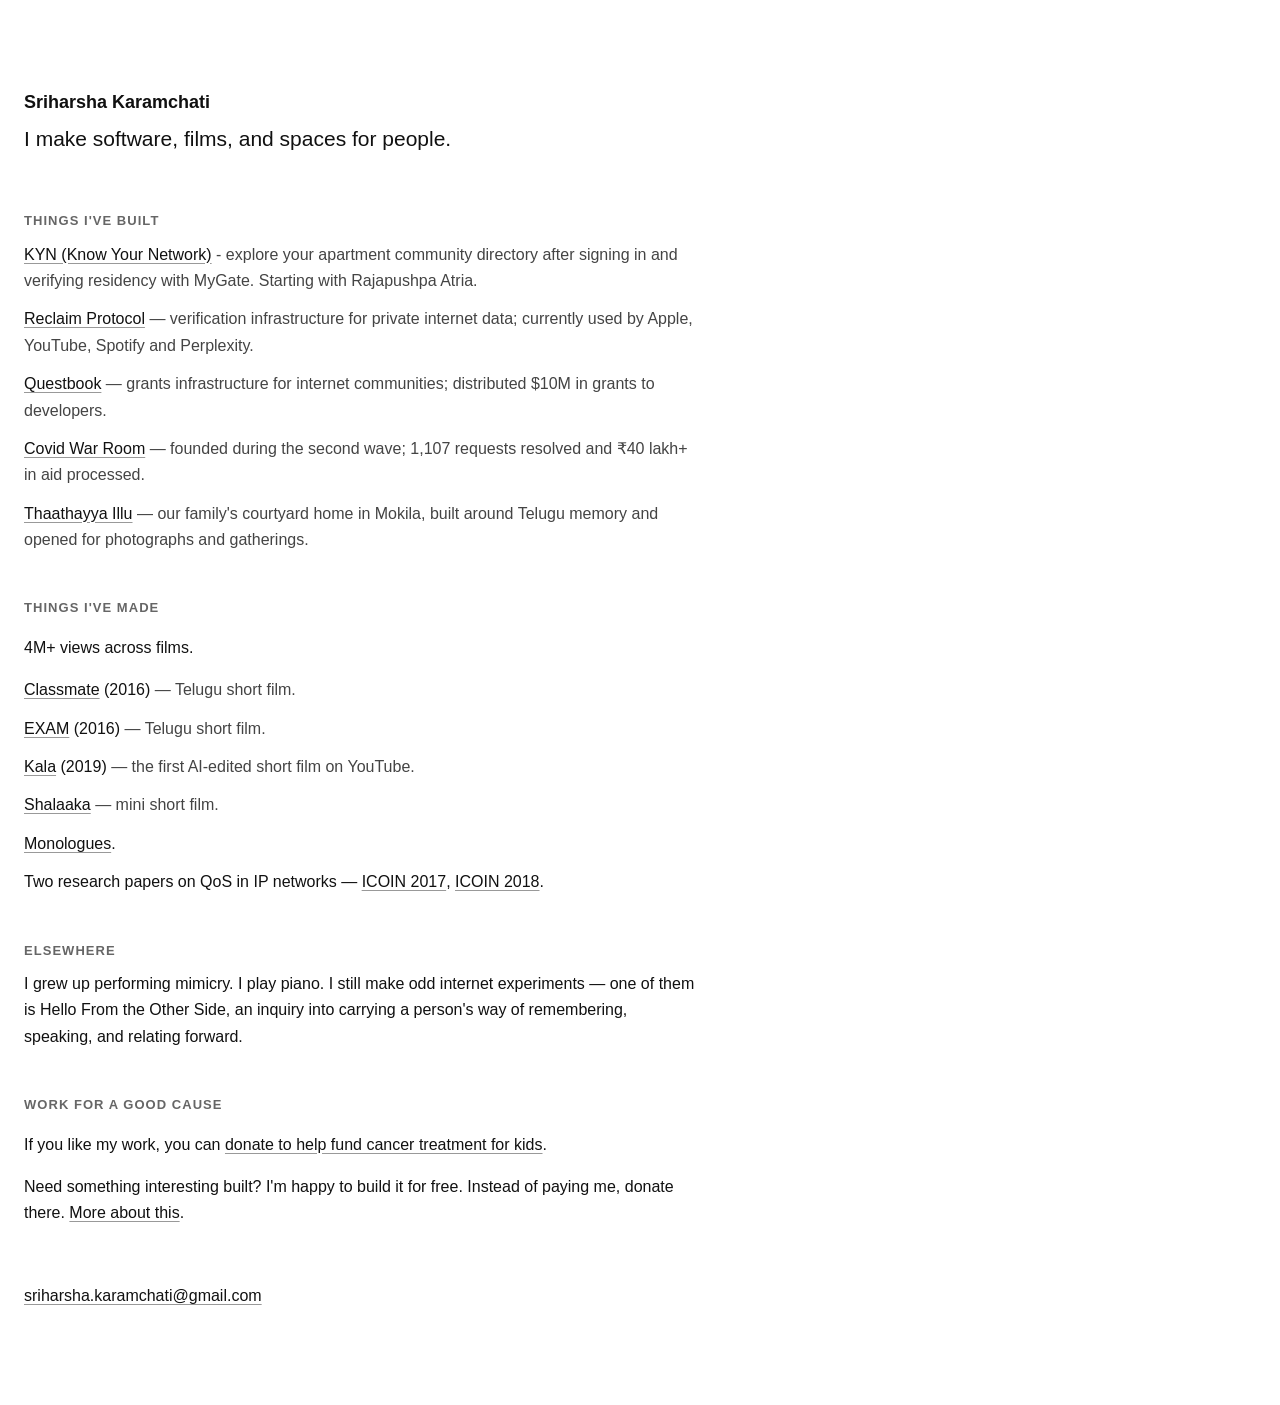
<file: index.html>
<!DOCTYPE html>
<html lang="en">
<head>
<meta charset="utf-8">
<meta name="viewport" content="width=device-width, initial-scale=1">
<title>Sriharsha Karamchati</title>
<style>
  html { background: #ffffff; }
  body {
    margin: 0;
    background: #ffffff;
    color: #111111;
    font-family: -apple-system, "Helvetica Neue", Arial, sans-serif;
    font-size: 16px;
    line-height: 1.65;
  }
  main {
    max-width: 672px;
    margin: 0;
    padding: 88px 24px 96px 24px;
  }
  h1 {
    font-size: 18px;
    font-weight: 600;
    margin: 0 0 6px 0;
    letter-spacing: 0;
  }
  p.statement {
    font-size: 21px;
    line-height: 1.45;
    margin: 0 0 56px 0;
  }
  h2 {
    font-size: 13px;
    font-weight: 600;
    text-transform: uppercase;
    letter-spacing: 0.08em;
    color: #666666;
    margin: 44px 0 10px 0;
  }
  ul {
    margin: 0;
    padding: 0;
    list-style: none;
  }
  li {
    margin: 0 0 12px 0;
  }
  a {
    color: #111111;
    text-decoration: underline;
    text-decoration-color: #999999;
    text-underline-offset: 3px;
  }
  a:hover { text-decoration-color: #111111; }
  .desc { color: #444444; }
  p.elsewhere { margin: 0; }
  p.contact { margin: 56px 0 0 0; }
</style>
</head>
<body>
<main>
  <h1>Sriharsha Karamchati</h1>
  <p class="statement">I make software, films, and spaces for people.</p>

  <h2>Things I've built</h2>
  <ul>
    <li><a href="/kyn">KYN (Know Your Network)</a> <span class="desc">- explore your apartment community directory after signing in and verifying residency with MyGate. Starting with Rajapushpa Atria.</span></li>
    <li><a href="https://www.reclaimprotocol.org/">Reclaim Protocol</a> <span class="desc">&mdash; verification infrastructure for private internet data; currently used by Apple, YouTube, Spotify and Perplexity.</span></li>
    <li><a href="https://questbook.app/">Questbook</a> <span class="desc">&mdash; grants infrastructure for internet communities; distributed $10M in grants to developers.</span></li>
    <li><a href="https://www.iiit.ac.in/cwr/">Covid War Room</a> <span class="desc">&mdash; founded during the second wave; 1,107 requests resolved and &#8377;40 lakh+ in aid processed.</span></li>
    <li><a href="https://www.thaathayyaillu.com/">Thaathayya Illu</a> <span class="desc">&mdash; our family's courtyard home in Mokila, built around Telugu memory and opened for photographs and gatherings.</span></li>
  </ul>

  <h2>Things I've made</h2>
  <p>4M+ views across films.</p>
  <ul>
    <li><a href="https://www.youtube.com/watch?v=qHVueanQc9A">Classmate</a> (2016) <span class="desc">&mdash; Telugu short film.</span></li>
    <li><a href="https://www.youtube.com/watch?v=uzKEmlULWuY">EXAM</a> (2016) <span class="desc">&mdash; Telugu short film.</span></li>
    <li><a href="https://www.edexlive.com/breaking/sriharsha-karamchatis-passion-for-content-creation-has-led-him-to-start-socionity-10362.html">Kala</a> (2019) <span class="desc">&mdash; the first AI-edited short film on YouTube.</span></li>
    <li><a href="https://www.youtube.com/watch?v=1a9qf0-eGu8">Shalaaka</a> <span class="desc">&mdash; mini short film.</span></li>
    <li><a href="https://www.instagram.com/thoughtontape/">Monologues</a>.</li>
    <li>Two research papers on QoS in IP networks &mdash; <a href="https://doi.org/10.1109/ICOIN.2017.7899567">ICOIN 2017</a>, <a href="https://doi.org/10.1109/ICOIN.2018.8343227">ICOIN 2018</a>.</li>
  </ul>

  <h2>Elsewhere</h2>
  <p class="elsewhere">I grew up performing mimicry. I play piano. I still make odd internet experiments &mdash; one of them is Hello From the Other Side, an inquiry into carrying a person's way of remembering, speaking, and relating forward.</p>

  <h2>Work for a good cause</h2>
  <p>If you like my work, you can <a href="https://www.goodclap.com/fundraisers/sriharsha-karamchati">donate to help fund cancer treatment for kids</a>.</p>
  <p>Need something interesting built? I'm happy to build it for free. Instead of paying me, donate there. <a href="support.html">More about this</a>.</p>

  <p class="contact"><a href="mailto:sriharsha.karamchati@gmail.com">sriharsha.karamchati@gmail.com</a></p>
</main>
</body>
</html>
</file>
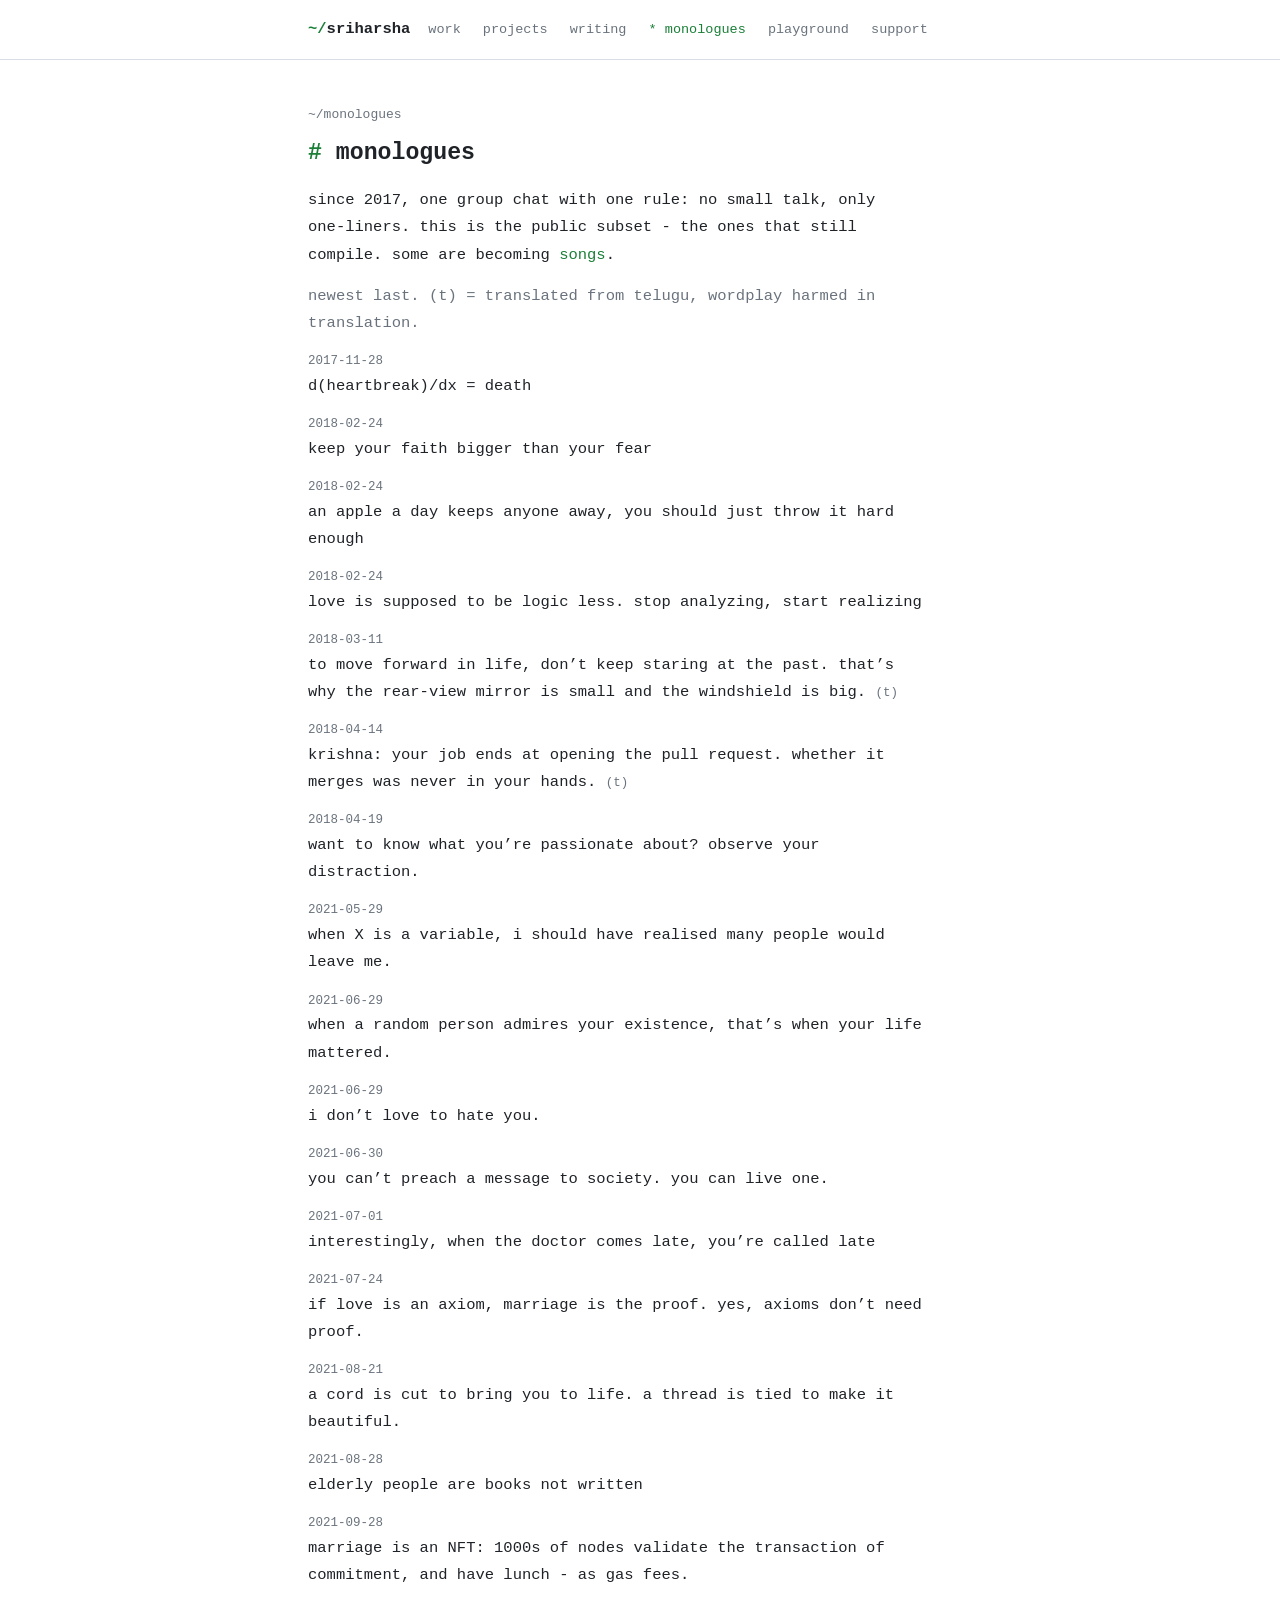
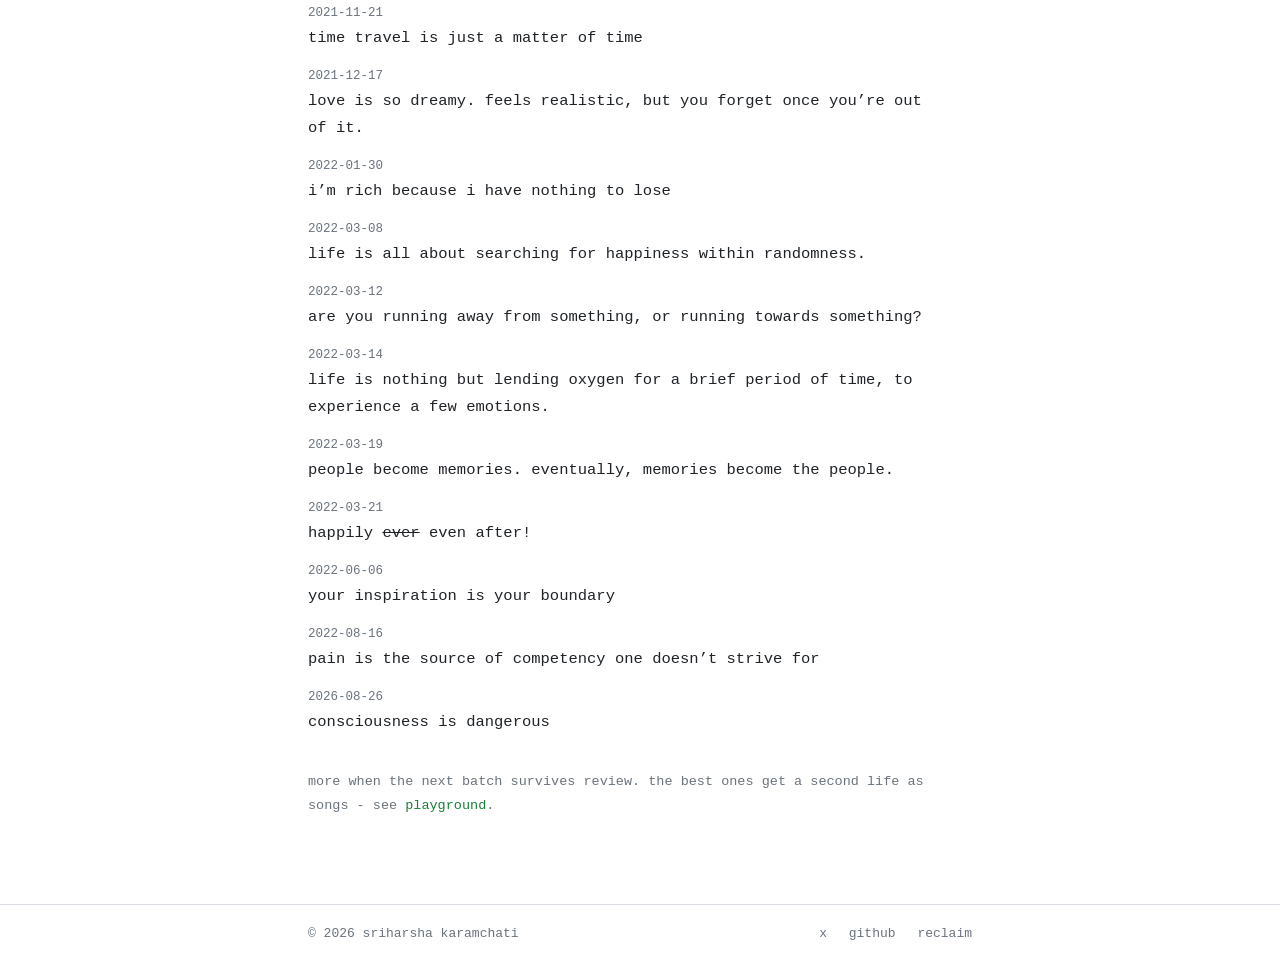
<file: monologues.html>
<!DOCTYPE html>
<html lang="en">
<head>
<meta charset="utf-8">
<meta name="viewport" content="width=device-width, initial-scale=1">
<title>monologues - sriharsha karamchati</title>
<meta name="description" content="One-liners since 2017: math, code, love, life. A public subset of a private experiment.">
<link rel="stylesheet" href="style.css">
</head>
<body>
<header class="site"><div class="wrap">
<a class="brand" href="index.html"><span class="prompt">~/</span>sriharsha</a>
<nav class="site" aria-label="Main">
<a href="work.html">work</a>
<a href="projects.html">projects</a>
<a href="writing.html">writing</a>
<a href="monologues.html" aria-current="page">monologues</a>
<a href="playground.html">playground</a>
<a href="support.html">support</a>
</nav>
</div></header>
<main><div class="wrap">
<p class="kicker">~/monologues</p>
<h1>monologues</h1>
<p class="lede">since 2017, one group chat with one rule: no small talk, only one-liners. this is the public subset - the ones that still compile. some are becoming <a href="playground.html">songs</a>.</p>
<p class="section-note">newest last. <span class="muted">(t)</span> = translated from telugu, wordplay harmed in translation.</p>

<div class="log">
<div class="entry"><span class="d">2017-11-28</span><span class="t">d(heartbreak)/dx = death</span></div>
<div class="entry"><span class="d">2018-02-24</span><span class="t">keep your faith bigger than your fear</span></div>
<div class="entry"><span class="d">2018-02-24</span><span class="t">an apple a day keeps anyone away, you should just throw it hard enough</span></div>
<div class="entry"><span class="d">2018-02-24</span><span class="t">love is supposed to be logic less. stop analyzing, start realizing</span></div>
<div class="entry"><span class="d">2018-03-11</span><span class="t">to move forward in life, don&rsquo;t keep staring at the past. that&rsquo;s why the rear-view mirror is small and the windshield is big. <span class="x">(t)</span></span></div>
<div class="entry"><span class="d">2018-04-14</span><span class="t">krishna: your job ends at opening the pull request. whether it merges was never in your hands. <span class="x">(t)</span></span></div>
<div class="entry"><span class="d">2018-04-19</span><span class="t">want to know what you&rsquo;re passionate about? observe your distraction.</span></div>
<div class="entry"><span class="d">2021-05-29</span><span class="t">when X is a variable, i should have realised many people would leave me.</span></div>
<div class="entry"><span class="d">2021-06-29</span><span class="t">when a random person admires your existence, that&rsquo;s when your life mattered.</span></div>
<div class="entry"><span class="d">2021-06-29</span><span class="t">i don&rsquo;t love to hate you.</span></div>
<div class="entry"><span class="d">2021-06-30</span><span class="t">you can&rsquo;t preach a message to society. you can live one.</span></div>
<div class="entry"><span class="d">2021-07-01</span><span class="t">interestingly, when the doctor comes late, you&rsquo;re called late</span></div>
<div class="entry"><span class="d">2021-07-24</span><span class="t">if love is an axiom, marriage is the proof. yes, axioms don&rsquo;t need proof.</span></div>
<div class="entry"><span class="d">2021-08-21</span><span class="t">a cord is cut to bring you to life. a thread is tied to make it beautiful.</span></div>
<div class="entry"><span class="d">2021-08-28</span><span class="t">elderly people are books not written</span></div>
<div class="entry"><span class="d">2021-09-28</span><span class="t">marriage is an NFT: 1000s of nodes validate the transaction of commitment, and have lunch - as gas fees.</span></div>
<div class="entry"><span class="d">2021-11-21</span><span class="t">time travel is just a matter of time</span></div>
<div class="entry"><span class="d">2021-12-17</span><span class="t">love is so dreamy. feels realistic, but you forget once you&rsquo;re out of it.</span></div>
<div class="entry"><span class="d">2022-01-30</span><span class="t">i&rsquo;m rich because i have nothing to lose</span></div>
<div class="entry"><span class="d">2022-03-08</span><span class="t">life is all about searching for happiness within randomness.</span></div>
<div class="entry"><span class="d">2022-03-12</span><span class="t">are you running away from something, or running towards something?</span></div>
<div class="entry"><span class="d">2022-03-14</span><span class="t">life is nothing but lending oxygen for a brief period of time, to experience a few emotions.</span></div>
<div class="entry"><span class="d">2022-03-19</span><span class="t">people become memories. eventually, memories become the people.</span></div>
<div class="entry"><span class="d">2022-03-21</span><span class="t">happily <del>ever</del> even after!</span></div>
<div class="entry"><span class="d">2022-06-06</span><span class="t">your inspiration is your boundary</span></div>
<div class="entry"><span class="d">2022-08-16</span><span class="t">pain is the source of competency one doesn&rsquo;t strive for</span></div>
<div class="entry"><span class="d">2026-08-26</span><span class="t">consciousness is dangerous</span></div>
</div>

<p class="note">more when the next batch survives review. the best ones get a second life as songs - see <a href="playground.html">playground</a>.</p>
</div></main>
<footer class="site"><div class="wrap">
<span>&copy; 2026 sriharsha karamchati</span>
<span>
<a href="https://x.com/HarshaKaramchat">x</a>
<a href="https://github.com/sriharshakaramchati">github</a>
<a href="https://www.reclaimprotocol.org/">reclaim</a>
</span>
</div></footer>
</body>
</html>
</file>
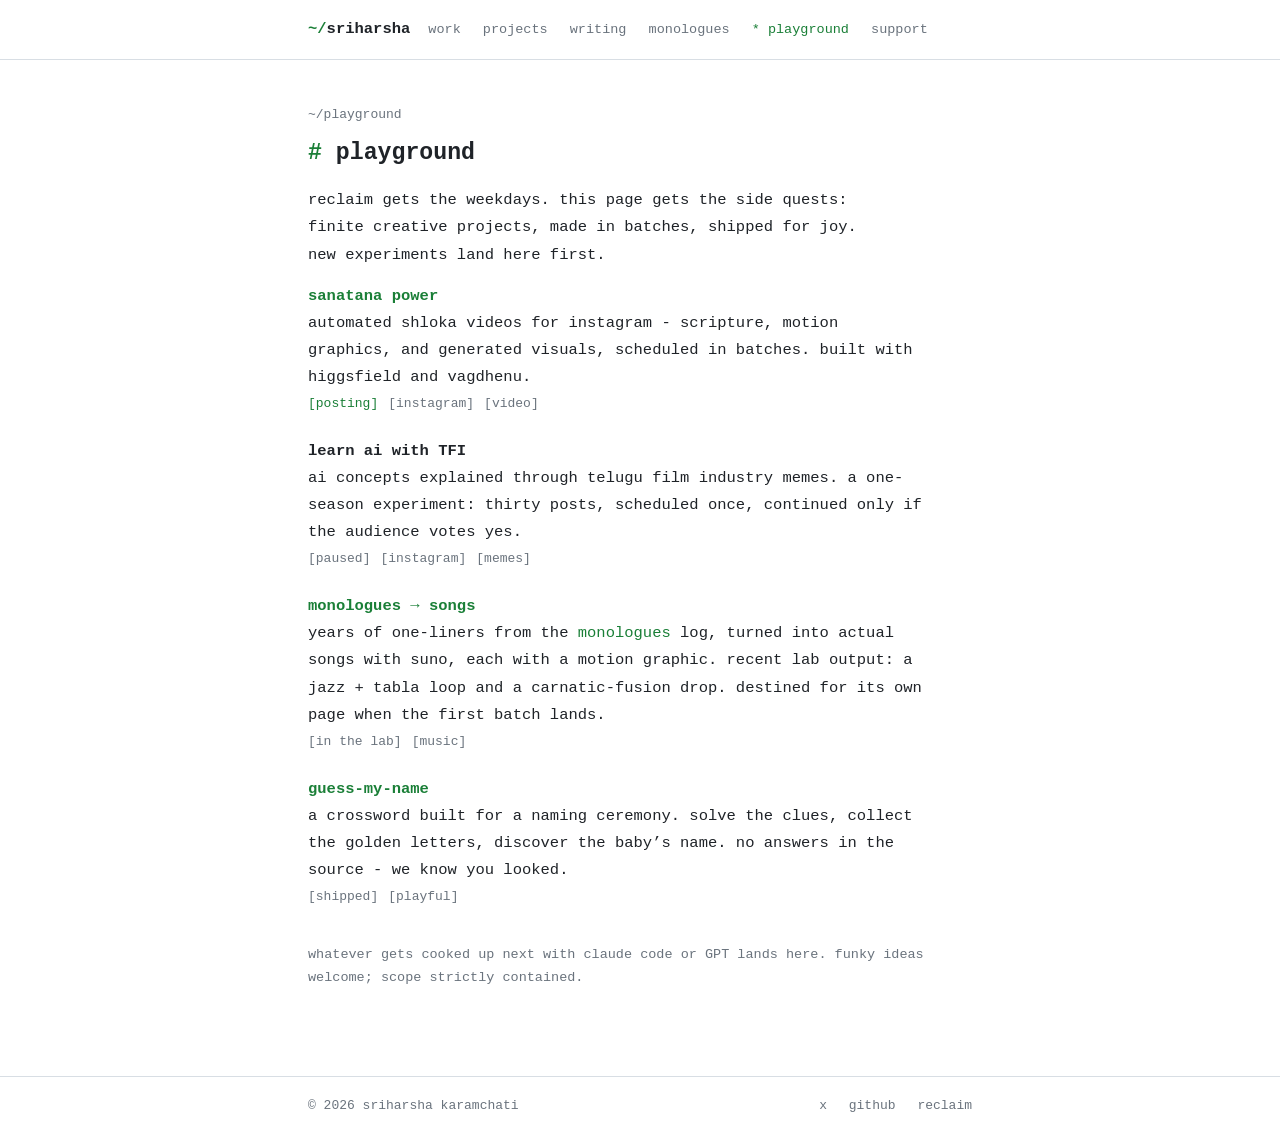
<file: playground.html>
<!DOCTYPE html>
<html lang="en">
<head>
<meta charset="utf-8">
<meta name="viewport" content="width=device-width, initial-scale=1">
<title>playground - sriharsha karamchati</title>
<meta name="description" content="Creative side quests: Sanatana Power, Learn AI with TFI, and monologues turned into songs.">
<link rel="stylesheet" href="style.css">
</head>
<body>
<header class="site"><div class="wrap">
<a class="brand" href="index.html"><span class="prompt">~/</span>sriharsha</a>
<nav class="site" aria-label="Main">
<a href="work.html">work</a>
<a href="projects.html">projects</a>
<a href="writing.html">writing</a>
<a href="monologues.html">monologues</a>
<a href="playground.html" aria-current="page">playground</a>
<a href="support.html">support</a>
</nav>
</div></header>
<main><div class="wrap">
<p class="kicker">~/playground</p>
<h1>playground</h1>
<p class="lede">reclaim gets the weekdays. this page gets the side quests: finite creative projects, made in batches, shipped for joy. new experiments land here first.</p>

<div class="item"><a class="name" href="https://www.instagram.com/thesanatanapower/">sanatana power</a><div class="desc">automated shloka videos for instagram - scripture, motion graphics, and generated visuals, scheduled in batches. built with higgsfield and vagdhenu.</div><div class="tagrow"><span class="tag hot">posting</span><span class="tag">instagram</span><span class="tag">video</span></div></div>
<div class="item"><span class="name">learn ai with TFI</span><div class="desc">ai concepts explained through telugu film industry memes. a one-season experiment: thirty posts, scheduled once, continued only if the audience votes yes.</div><div class="tagrow"><span class="tag">paused</span><span class="tag">instagram</span><span class="tag">memes</span></div></div>
<div class="item"><a class="name" href="monologues.html">monologues &rarr; songs</a><div class="desc">years of one-liners from the <a href="monologues.html">monologues</a> log, turned into actual songs with suno, each with a motion graphic. recent lab output: a jazz + tabla loop and a carnatic-fusion drop. destined for its own page when the first batch lands.</div><div class="tagrow"><span class="tag">in the lab</span><span class="tag">music</span></div></div>
<div class="item"><a class="name" href="https://github.com/sriharshakaramchati/guess-my-name">guess-my-name</a><div class="desc">a crossword built for a naming ceremony. solve the clues, collect the golden letters, discover the baby&rsquo;s name. no answers in the source - we know you looked.</div><div class="tagrow"><span class="tag">shipped</span><span class="tag">playful</span></div></div>

<p class="note">whatever gets cooked up next with claude code or GPT lands here. funky ideas welcome; scope strictly contained.</p>
</div></main>
<footer class="site"><div class="wrap">
<span>&copy; 2026 sriharsha karamchati</span>
<span>
<a href="https://x.com/HarshaKaramchat">x</a>
<a href="https://github.com/sriharshakaramchati">github</a>
<a href="https://www.reclaimprotocol.org/">reclaim</a>
</span>
</div></footer>
</body>
</html>
</file>
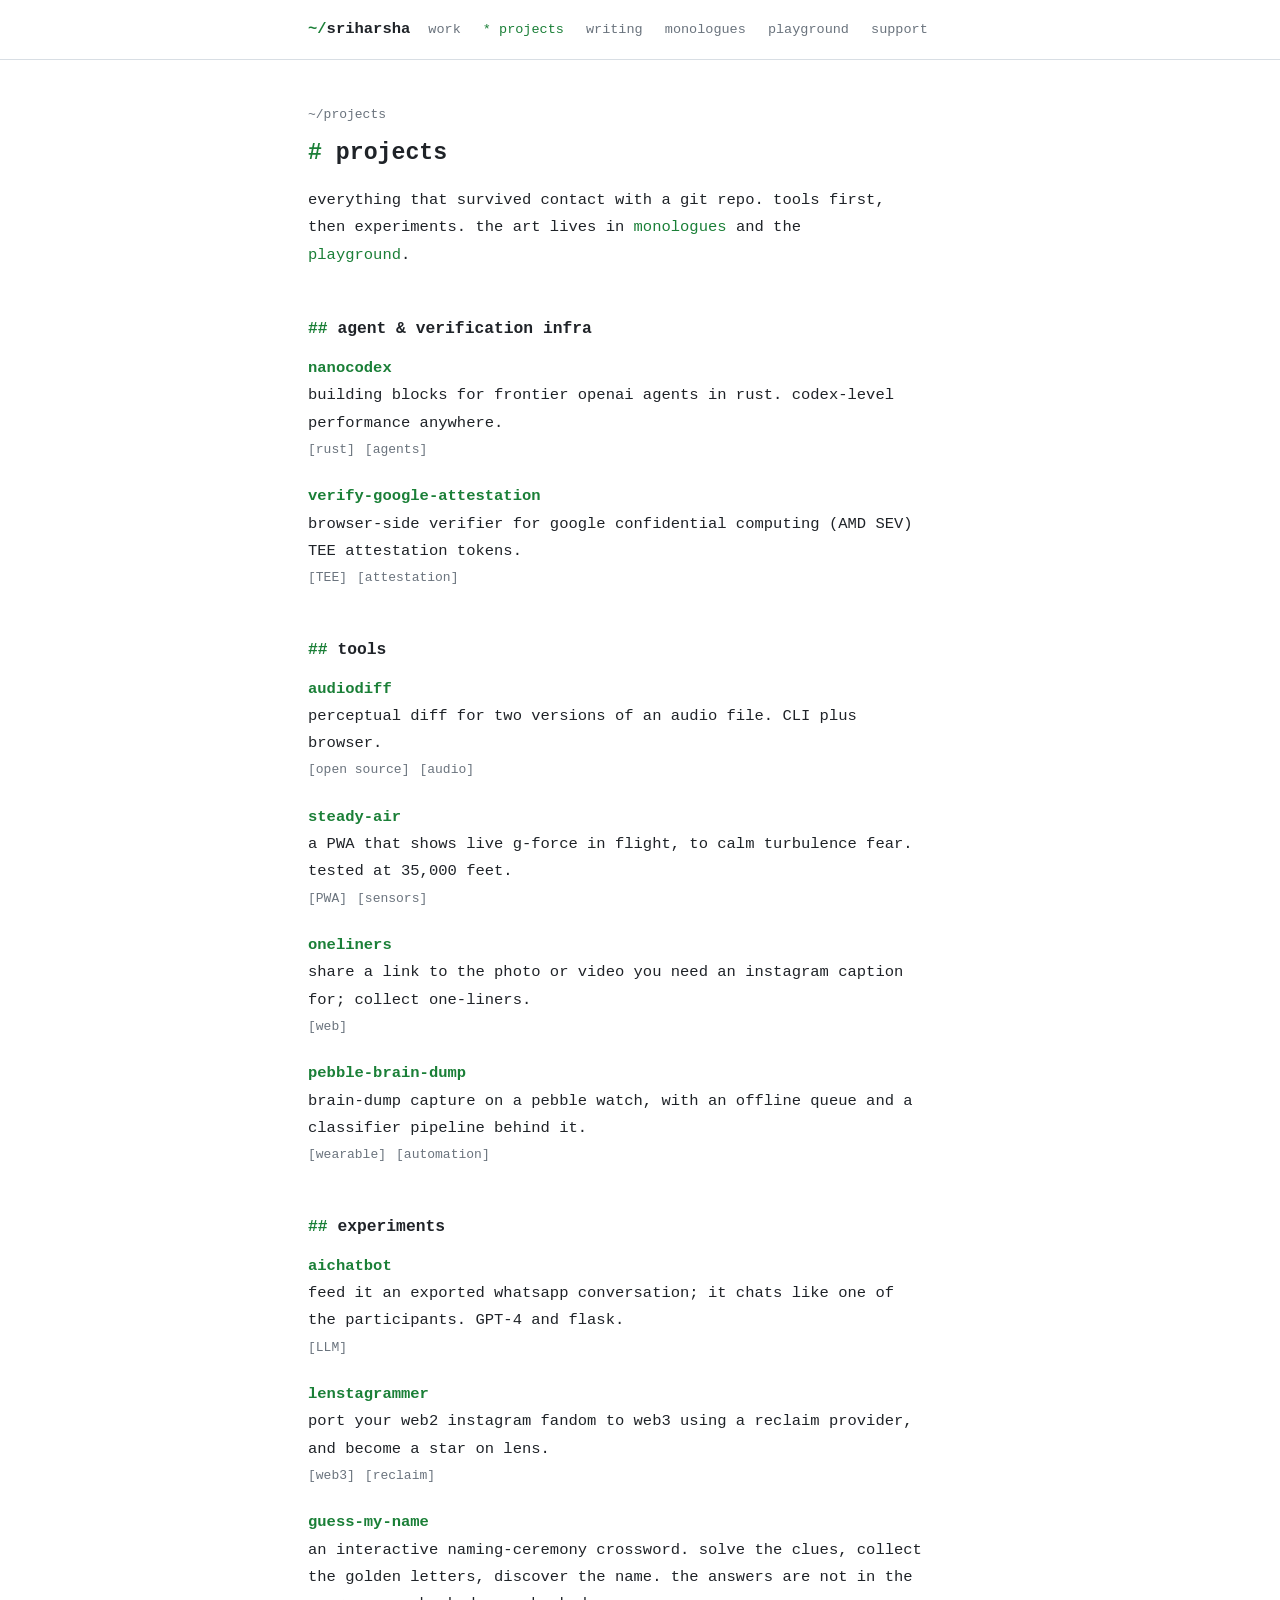
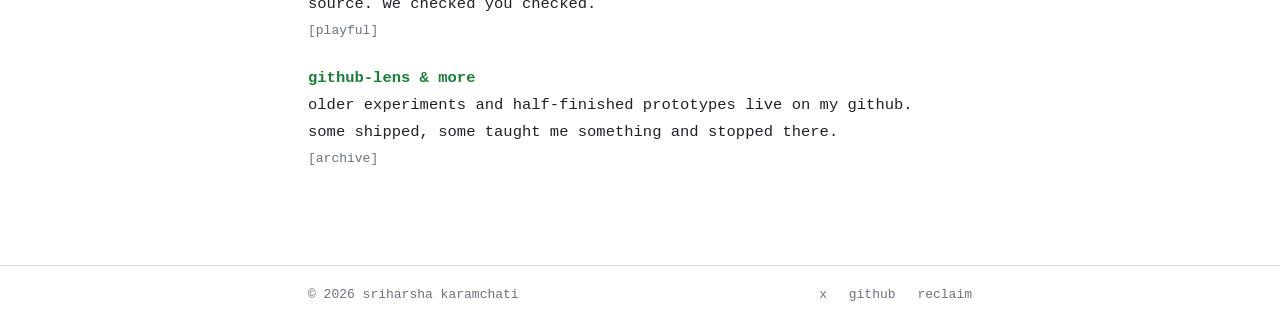
<file: projects.html>
<!DOCTYPE html>
<html lang="en">
<head>
<meta charset="utf-8">
<meta name="viewport" content="width=device-width, initial-scale=1">
<title>projects - sriharsha karamchati</title>
<meta name="description" content="The archive: tools, experiments, and open-source builds.">
<link rel="stylesheet" href="style.css">
</head>
<body>
<header class="site"><div class="wrap">
<a class="brand" href="index.html"><span class="prompt">~/</span>sriharsha</a>
<nav class="site" aria-label="Main">
<a href="work.html">work</a>
<a href="projects.html" aria-current="page">projects</a>
<a href="writing.html">writing</a>
<a href="monologues.html">monologues</a>
<a href="playground.html">playground</a>
<a href="support.html">support</a>
</nav>
</div></header>
<main><div class="wrap">
<p class="kicker">~/projects</p>
<h1>projects</h1>
<p class="lede">everything that survived contact with a git repo. tools first, then experiments. the art lives in <a href="monologues.html">monologues</a> and the <a href="playground.html">playground</a>.</p>

<h2>agent &amp; verification infra</h2>
<div class="item"><a class="name" href="https://github.com/sriharshakaramchati/nanocodex">nanocodex</a><div class="desc">building blocks for frontier openai agents in rust. codex-level performance anywhere.</div><div class="tagrow"><span class="tag">rust</span><span class="tag">agents</span></div></div>
<div class="item"><a class="name" href="https://github.com/sriharshakaramchati/verify-google-attestation">verify-google-attestation</a><div class="desc">browser-side verifier for google confidential computing (AMD SEV) TEE attestation tokens.</div><div class="tagrow"><span class="tag">TEE</span><span class="tag">attestation</span></div></div>

<h2>tools</h2>
<div class="item"><a class="name" href="https://github.com/sriharshakaramchati/audiodiff">audiodiff</a><div class="desc">perceptual diff for two versions of an audio file. CLI plus browser.</div><div class="tagrow"><span class="tag">open source</span><span class="tag">audio</span></div></div>
<div class="item"><a class="name" href="https://github.com/sriharshakaramchati/steady-air">steady-air</a><div class="desc">a PWA that shows live g-force in flight, to calm turbulence fear. tested at 35,000 feet.</div><div class="tagrow"><span class="tag">PWA</span><span class="tag">sensors</span></div></div>
<div class="item"><a class="name" href="https://github.com/sriharshakaramchati/oneliners">oneliners</a><div class="desc">share a link to the photo or video you need an instagram caption for; collect one-liners.</div><div class="tagrow"><span class="tag">web</span></div></div>
<div class="item"><a class="name" href="https://github.com/sriharshakaramchati/pebble-brain-dump-app">pebble-brain-dump</a><div class="desc">brain-dump capture on a pebble watch, with an offline queue and a classifier pipeline behind it.</div><div class="tagrow"><span class="tag">wearable</span><span class="tag">automation</span></div></div>

<h2>experiments</h2>
<div class="item"><a class="name" href="https://github.com/sriharshakaramchati/aichatbot">aichatbot</a><div class="desc">feed it an exported whatsapp conversation; it chats like one of the participants. GPT-4 and flask.</div><div class="tagrow"><span class="tag">LLM</span></div></div>
<div class="item"><a class="name" href="https://github.com/sriharshakaramchati/lenstagrammer">lenstagrammer</a><div class="desc">port your web2 instagram fandom to web3 using a reclaim provider, and become a star on lens.</div><div class="tagrow"><span class="tag">web3</span><span class="tag">reclaim</span></div></div>
<div class="item"><a class="name" href="https://github.com/sriharshakaramchati/guess-my-name">guess-my-name</a><div class="desc">an interactive naming-ceremony crossword. solve the clues, collect the golden letters, discover the name. the answers are not in the source. we checked you checked.</div><div class="tagrow"><span class="tag">playful</span></div></div>
<div class="item"><a class="name" href="https://github.com/sriharshakaramchati">github-lens &amp; more</a><div class="desc">older experiments and half-finished prototypes live on my github. some shipped, some taught me something and stopped there.</div><div class="tagrow"><span class="tag">archive</span></div></div>
</div></main>
<footer class="site"><div class="wrap">
<span>&copy; 2026 sriharsha karamchati</span>
<span>
<a href="https://x.com/HarshaKaramchat">x</a>
<a href="https://github.com/sriharshakaramchati">github</a>
<a href="https://www.reclaimprotocol.org/">reclaim</a>
</span>
</div></footer>
</body>
</html>
</file>
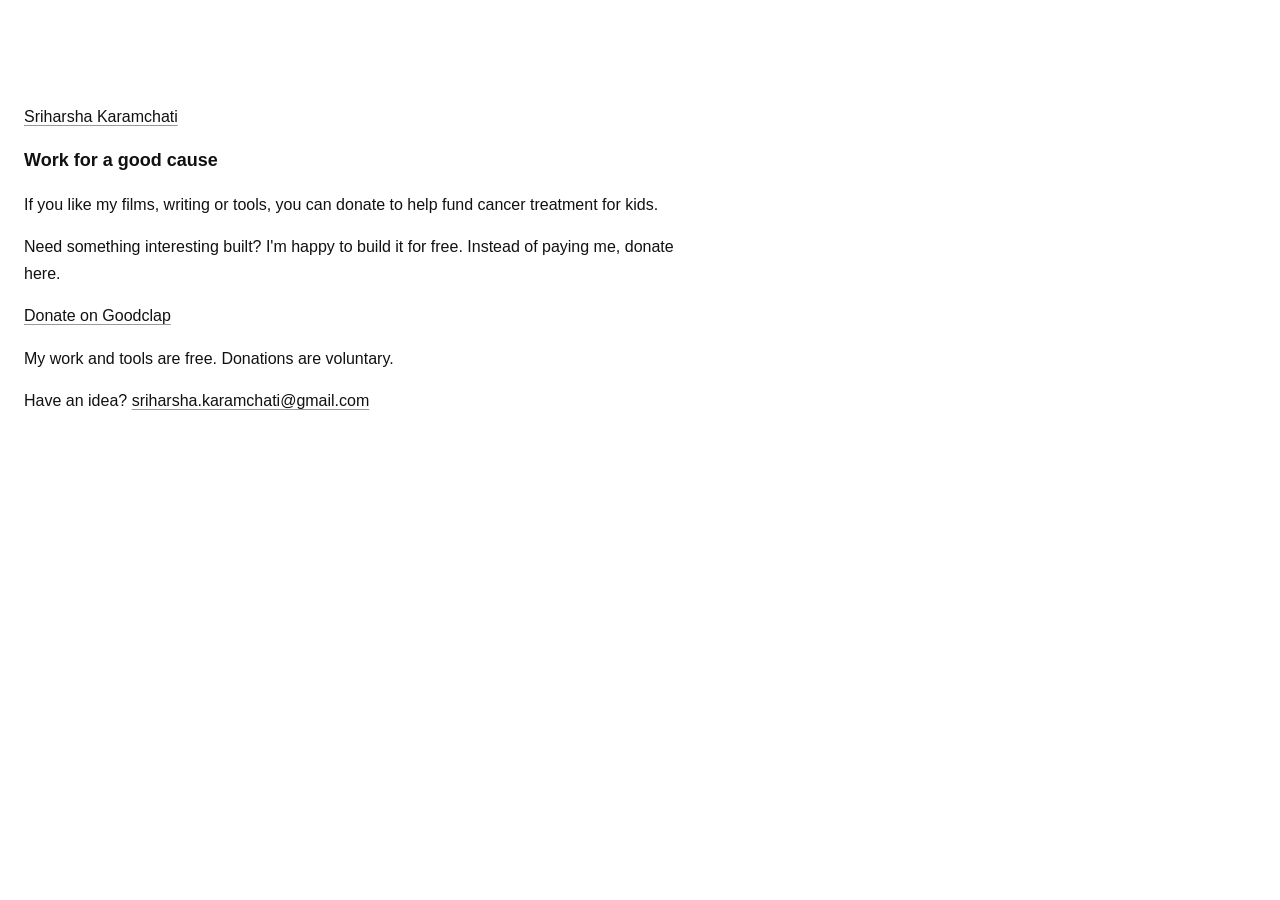
<file: support.html>
<!doctype html><html lang="en"><head><meta charset="utf-8"><meta name="viewport" content="width=device-width, initial-scale=1"><title>Support - Sriharsha Karamchati</title><style>
  html { background: #ffffff; }
  body {
    margin: 0;
    background: #ffffff;
    color: #111111;
    font-family: -apple-system, "Helvetica Neue", Arial, sans-serif;
    font-size: 16px;
    line-height: 1.65;
  }
  main {
    max-width: 672px;
    margin: 0;
    padding: 88px 24px 96px 24px;
  }
  h1 {
    font-size: 18px;
    font-weight: 600;
    margin: 0 0 6px 0;
    letter-spacing: 0;
  }
  p.statement {
    font-size: 21px;
    line-height: 1.45;
    margin: 0 0 56px 0;
  }
  h2 {
    font-size: 13px;
    font-weight: 600;
    text-transform: uppercase;
    letter-spacing: 0.08em;
    color: #666666;
    margin: 44px 0 10px 0;
  }
  ul {
    margin: 0;
    padding: 0;
    list-style: none;
  }
  li {
    margin: 0 0 12px 0;
  }
  a {
    color: #111111;
    text-decoration: underline;
    text-decoration-color: #999999;
    text-underline-offset: 3px;
  }
  a:hover { text-decoration-color: #111111; }
  .desc { color: #444444; }
  p.elsewhere { margin: 0; }
  p.contact { margin: 56px 0 0 0; }
</style></head><body><main><p><a href="index.html">Sriharsha Karamchati</a></p><h1>Work for a good cause</h1><p>If you like my films, writing or tools, you can donate to help fund cancer treatment for kids.</p><p>Need something interesting built? I'm happy to build it for free. Instead of paying me, donate here.</p><p><a href="https://www.goodclap.com/fundraisers/sriharsha-karamchati">Donate on Goodclap</a></p><p>My work and tools are free. Donations are voluntary.</p><p>Have an idea? <a href="mailto:sriharsha.karamchati@gmail.com">sriharsha.karamchati@gmail.com</a></p></main></body></html>
</file>
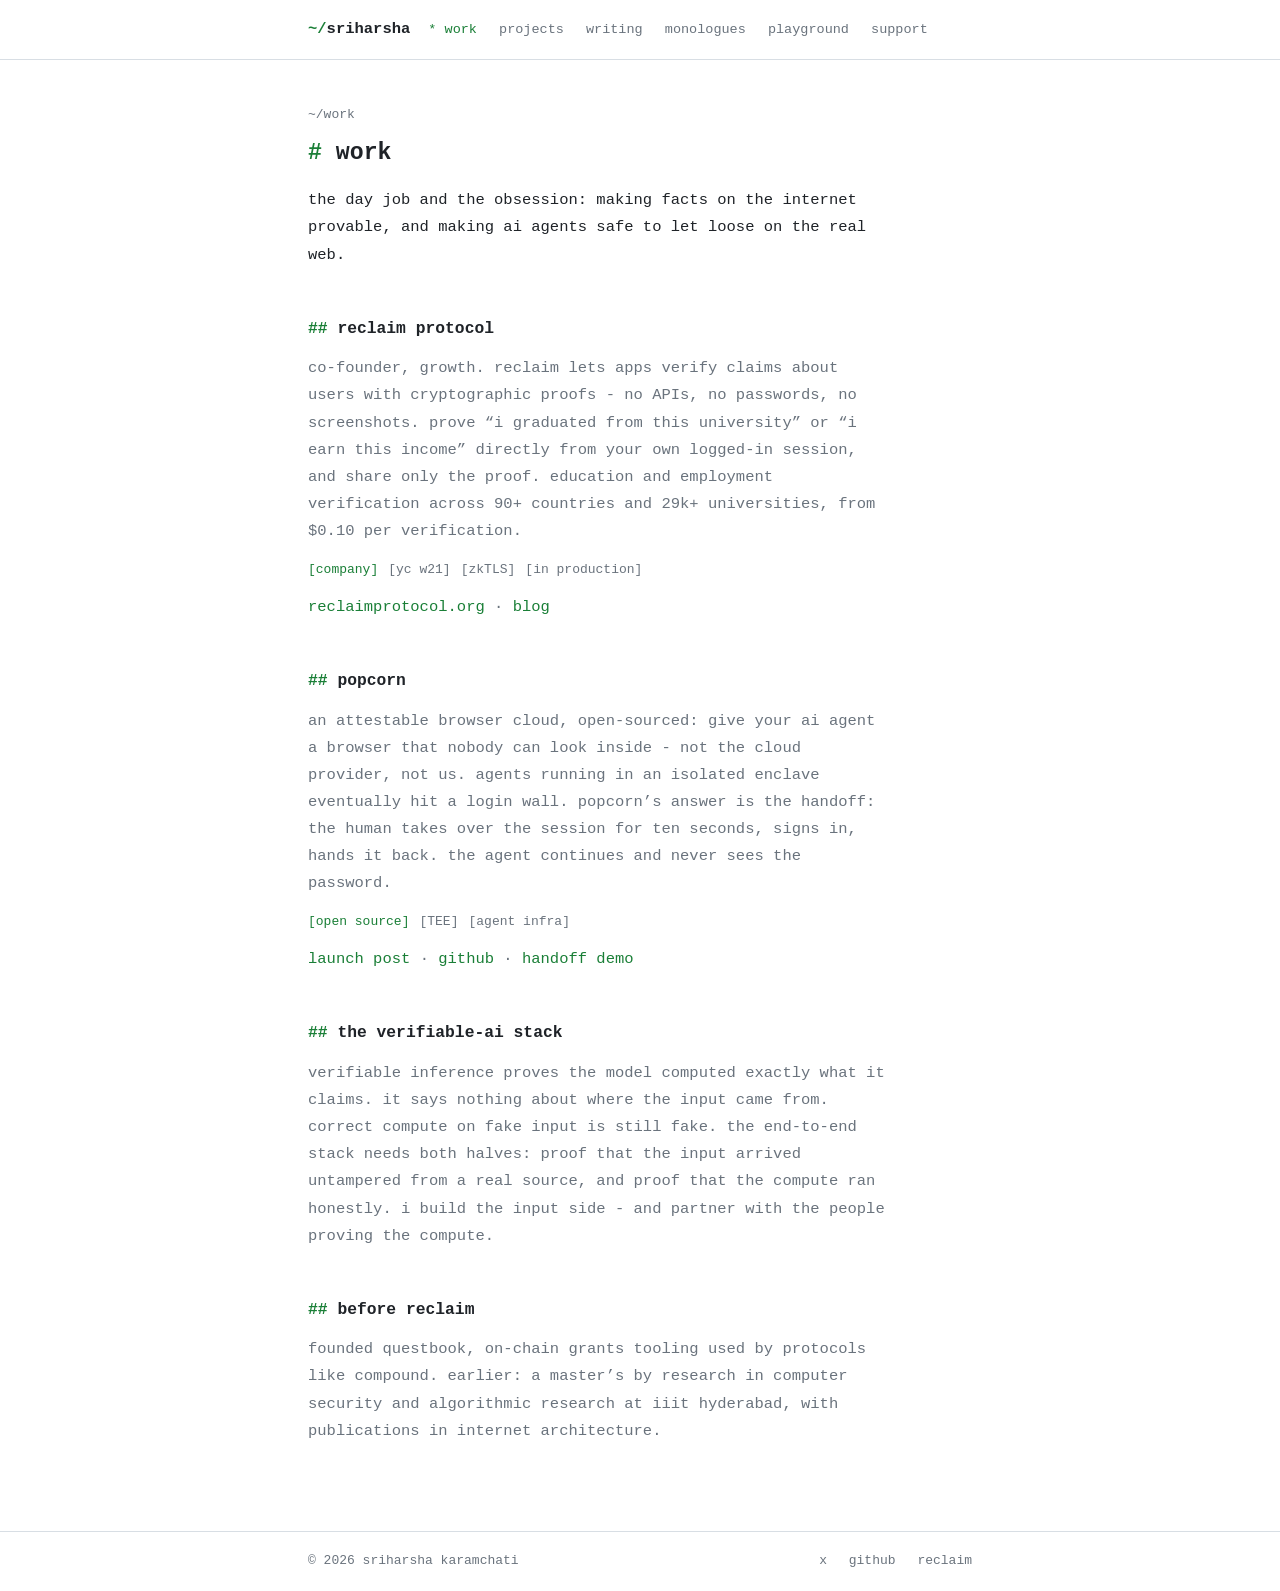
<file: work.html>
<!DOCTYPE html>
<html lang="en">
<head>
<meta charset="utf-8">
<meta name="viewport" content="width=device-width, initial-scale=1">
<title>work - sriharsha karamchati</title>
<meta name="description" content="Reclaim Protocol, Popcorn, and verifiable AI.">
<link rel="stylesheet" href="style.css">
</head>
<body>
<header class="site"><div class="wrap">
<a class="brand" href="index.html"><span class="prompt">~/</span>sriharsha</a>
<nav class="site" aria-label="Main">
<a href="work.html" aria-current="page">work</a>
<a href="projects.html">projects</a>
<a href="writing.html">writing</a>
<a href="monologues.html">monologues</a>
<a href="playground.html">playground</a>
<a href="support.html">support</a>
</nav>
</div></header>
<main><div class="wrap">
<p class="kicker">~/work</p>
<h1>work</h1>
<p class="lede">the day job and the obsession: making facts on the internet provable, and making ai agents safe to let loose on the real web.</p>

<h2>reclaim protocol</h2>
<p class="section-note">co-founder, growth. reclaim lets apps verify claims about users with cryptographic proofs - no APIs, no passwords, no screenshots. prove &ldquo;i graduated from this university&rdquo; or &ldquo;i earn this income&rdquo; directly from your own logged-in session, and share only the proof. education and employment verification across 90+ countries and 29k+ universities, from $0.10 per verification.</p>
<div class="tagrow"><span class="tag hot">company</span><span class="tag">yc w21</span><span class="tag">zkTLS</span><span class="tag">in production</span></div>
<p class="section-note" style="margin-top:12px"><a href="https://www.reclaimprotocol.org/">reclaimprotocol.org</a> &middot; <a href="https://blog.reclaimprotocol.org/">blog</a></p>

<h2>popcorn</h2>
<p class="section-note">an attestable browser cloud, open-sourced: give your ai agent a browser that nobody can look inside - not the cloud provider, not us. agents running in an isolated enclave eventually hit a login wall. popcorn&rsquo;s answer is the handoff: the human takes over the session for ten seconds, signs in, hands it back. the agent continues and never sees the password.</p>
<div class="tagrow"><span class="tag hot">open source</span><span class="tag">TEE</span><span class="tag">agent infra</span></div>
<p class="section-note" style="margin-top:12px"><a href="https://blog.reclaimprotocol.org/posts/launching-popcorn">launch post</a> &middot; <a href="https://github.com/reclaimprotocol/popcorn-oss">github</a> &middot; <a href="https://x.com/HarshaKaramchat/status/2097982936440316356">handoff demo</a></p>

<h2>the verifiable-ai stack</h2>
<p class="section-note">verifiable inference proves the model computed exactly what it claims. it says nothing about where the input came from. correct compute on fake input is still fake. the end-to-end stack needs both halves: proof that the input arrived untampered from a real source, and proof that the compute ran honestly. i build the input side - and partner with the people proving the compute.</p>

<h2>before reclaim</h2>
<p class="section-note">founded questbook, on-chain grants tooling used by protocols like compound. earlier: a master&rsquo;s by research in computer security and algorithmic research at iiit hyderabad, with publications in internet architecture.</p>
</div></main>
<footer class="site"><div class="wrap">
<span>&copy; 2026 sriharsha karamchati</span>
<span>
<a href="https://x.com/HarshaKaramchat">x</a>
<a href="https://github.com/sriharshakaramchati">github</a>
<a href="https://www.reclaimprotocol.org/">reclaim</a>
</span>
</div></footer>
</body>
</html>
</file>
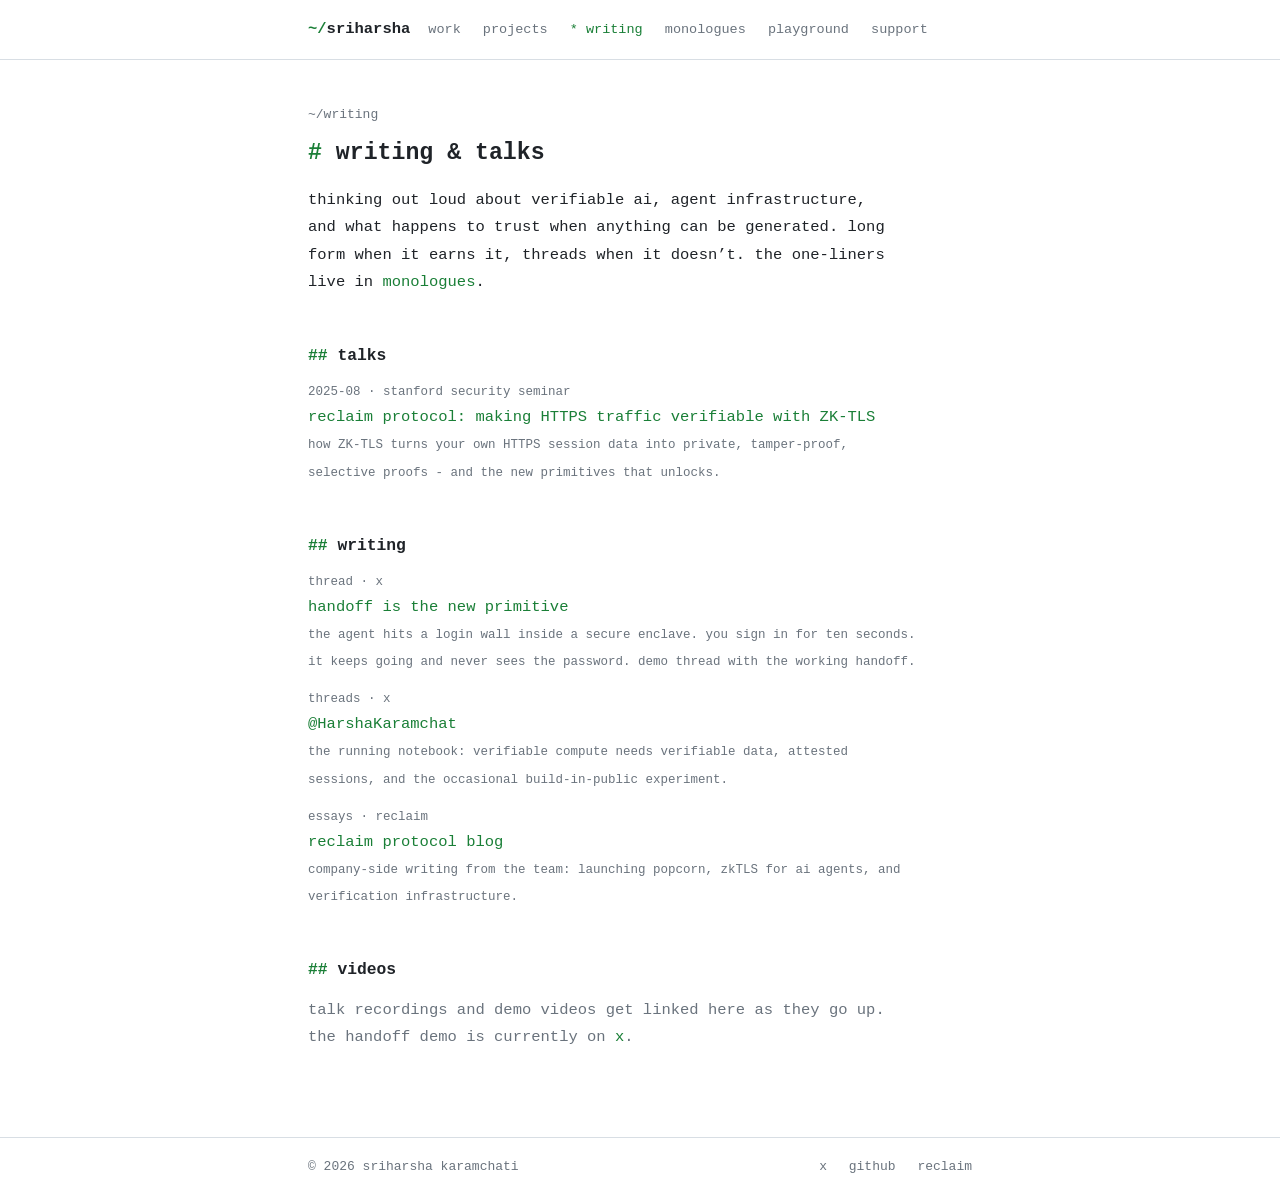
<file: writing.html>
<!DOCTYPE html>
<html lang="en">
<head>
<meta charset="utf-8">
<meta name="viewport" content="width=device-width, initial-scale=1">
<title>writing - sriharsha karamchati</title>
<meta name="description" content="Talks, threads, and essays on verifiable data and AI agents.">
<link rel="stylesheet" href="style.css">
</head>
<body>
<header class="site"><div class="wrap">
<a class="brand" href="index.html"><span class="prompt">~/</span>sriharsha</a>
<nav class="site" aria-label="Main">
<a href="work.html">work</a>
<a href="projects.html">projects</a>
<a href="writing.html" aria-current="page">writing</a>
<a href="monologues.html">monologues</a>
<a href="playground.html">playground</a>
<a href="support.html">support</a>
</nav>
</div></header>
<main><div class="wrap">
<p class="kicker">~/writing</p>
<h1>writing &amp; talks</h1>
<p class="lede">thinking out loud about verifiable ai, agent infrastructure, and what happens to trust when anything can be generated. long form when it earns it, threads when it doesn&rsquo;t. the one-liners live in <a href="monologues.html">monologues</a>.</p>

<h2>talks</h2>
<div class="log">
<div class="entry"><span class="d">2025-08 &middot; stanford security seminar</span><span class="t"><a href="https://crypto.stanford.edu/seclab/sem-24-25/karamchati.html">reclaim protocol: making HTTPS traffic verifiable with ZK-TLS</a></span><span class="x">how ZK-TLS turns your own HTTPS session data into private, tamper-proof, selective proofs - and the new primitives that unlocks.</span></div>
</div>

<h2>writing</h2>
<div class="log">
<div class="entry"><span class="d">thread &middot; x</span><span class="t"><a href="https://x.com/HarshaKaramchat/status/2097982936440316356">handoff is the new primitive</a></span><span class="x">the agent hits a login wall inside a secure enclave. you sign in for ten seconds. it keeps going and never sees the password. demo thread with the working handoff.</span></div>
<div class="entry"><span class="d">threads &middot; x</span><span class="t"><a href="https://x.com/HarshaKaramchat">@HarshaKaramchat</a></span><span class="x">the running notebook: verifiable compute needs verifiable data, attested sessions, and the occasional build-in-public experiment.</span></div>
<div class="entry"><span class="d">essays &middot; reclaim</span><span class="t"><a href="https://blog.reclaimprotocol.org/">reclaim protocol blog</a></span><span class="x">company-side writing from the team: launching popcorn, zkTLS for ai agents, and verification infrastructure.</span></div>
</div>

<h2>videos</h2>
<p class="section-note">talk recordings and demo videos get linked here as they go up. the handoff demo is currently on <a href="https://x.com/HarshaKaramchat/status/2097982936440316356">x</a>.</p>
</div></main>
<footer class="site"><div class="wrap">
<span>&copy; 2026 sriharsha karamchati</span>
<span>
<a href="https://x.com/HarshaKaramchat">x</a>
<a href="https://github.com/sriharshakaramchati">github</a>
<a href="https://www.reclaimprotocol.org/">reclaim</a>
</span>
</div></footer>
</body>
</html>
</file>
<file: style.css>
/* sriharsha karamchati — dev notebook theme v2 */
:root{
  color-scheme: dark light;
  --bg:#0b0e14; --panel:#11151d; --fg:#c9d1d9; --muted:#7d8590;
  --accent:#7ee787; --line:#232a35; --warn:#f2cc60;
}
@media (prefers-color-scheme: light){
  :root{
    --bg:#ffffff; --panel:#f6f8fa; --fg:#1f2328; --muted:#6a737d;
    --accent:#1a7f37; --line:#d8dee4; --warn:#9a6700;
  }
}
*{box-sizing:border-box}
html{-webkit-text-size-adjust:100%}
body{
  margin:0; background:var(--bg); color:var(--fg);
  font-family:ui-monospace,'JetBrains Mono','Cascadia Code',SFMono-Regular,Menlo,Consolas,monospace;
  font-size:15.5px; line-height:1.75;
}
.wrap{max-width:44rem;margin:0 auto;padding:0 20px}
a{color:var(--accent);text-decoration:none}
a:hover{text-decoration:underline}
::selection{background:var(--accent);color:var(--bg)}

header.site{border-bottom:1px solid var(--line);padding:16px 0}
header.site .wrap{display:flex;flex-wrap:wrap;gap:6px 18px;align-items:baseline}
a.brand{color:var(--fg);font-weight:600}
a.brand .prompt{color:var(--accent)}
nav.site{font-size:13.5px}
nav.site a{color:var(--muted);margin-right:14px}
nav.site a:hover{color:var(--accent);text-decoration:none}
nav.site a[aria-current="page"]{color:var(--accent)}
nav.site a[aria-current="page"]::before{content:"* "}

main{padding:44px 0 72px}
.kicker{color:var(--muted);font-size:13px;margin:0 0 10px}
h1{font-size:1.45rem;font-weight:600;margin:0 0 18px;line-height:1.4}
h1::before{content:"# ";color:var(--accent)}
h2{font-size:1.02rem;font-weight:600;margin:46px 0 12px}
h2::before{content:"## ";color:var(--accent)}
h3{font-size:.95rem;font-weight:600;margin:0}
p{margin:0 0 14px}
.lede{color:var(--fg);max-width:62ch}
.section-note{color:var(--muted);max-width:62ch}
.muted{color:var(--muted)}
.accent{color:var(--accent)}

.term{
  background:var(--panel);border:1px solid var(--line);border-radius:8px;
  padding:18px 20px;margin:26px 0 8px;overflow-x:auto;font-size:14.5px;
}
.term .ln{white-space:pre-wrap;word-break:break-word}
.term .p{color:var(--accent)}
.term .c{color:var(--muted)}
.cursor{display:inline-block;width:.6em;height:1.05em;background:var(--accent);vertical-align:-0.15em;animation:blink 1.1s steps(1) infinite}
@keyframes blink{50%{opacity:0}}

.comment{color:var(--muted);border-left:2px solid var(--accent);padding:2px 0 2px 16px;margin:26px 0;max-width:62ch}
.comment b{color:var(--fg);font-weight:600}

ul.claims,ul.checklist,ul.plain{list-style:none;padding:0;margin:0 0 14px}
ul.claims li,ul.checklist li,ul.plain li{padding-left:1.4em;text-indent:-1.4em;margin-bottom:8px}
ul.claims li::before{content:"+ ";color:var(--accent);text-indent:0}
ul.checklist li::before{content:"[ ] ";color:var(--warn);text-indent:0}
ul.plain li::before{content:"- ";color:var(--accent);text-indent:0}
a.proof{color:var(--accent);font-size:.85em;margin-left:.6em;white-space:nowrap}
a.proof::before{content:"["}a.proof::after{content:"]"}

.log{margin:6px 0 14px}
.log .entry{margin-bottom:14px;max-width:66ch}
.log .d{color:var(--muted);font-size:12.5px;display:block}
.log .entry.inline{margin-bottom:8px}
.log .entry.inline .d{display:inline;margin-right:14px}
.log .entry.inline .t{display:inline}
.log .entry.inline .x{display:inline}
.log .t{display:block}
.log .x{color:var(--muted);font-size:12.5px}

.item{margin-bottom:22px;max-width:66ch}
.item .name{color:var(--fg);font-weight:600}
.item a.name{color:var(--accent)}
.item .desc{color:var(--fg)}
.item .meta{color:var(--muted);font-size:13px}
.tagrow{color:var(--muted);font-size:13px;margin-top:2px}
.tagrow .tag::before{content:"["}.tagrow .tag::after{content:"]"}
.tagrow .tag{margin-right:10px}
.tagrow .tag.hot{color:var(--accent)}

.statusbox{border:1px dashed var(--line);border-radius:8px;padding:22px 24px;margin:26px 0;background:var(--panel)}
.statusbox h2{margin-top:8px}
.pill{display:inline-block;color:var(--warn);border:1px solid var(--warn);border-radius:999px;padding:1px 10px;font-size:12px}
.btn-disabled{display:inline-block;margin-top:14px;color:var(--muted);border:1px dashed var(--line);border-radius:6px;padding:8px 14px;font-size:13.5px;cursor:not-allowed}
.note{color:var(--muted);font-size:13.5px;margin-top:34px}

footer.site{border-top:1px solid var(--line);padding:18px 0;color:var(--muted);font-size:13px}
footer.site .wrap{display:flex;flex-wrap:wrap;gap:6px 18px;justify-content:space-between}
footer.site a{color:var(--muted);margin-left:14px}
footer.site a:hover{color:var(--accent);text-decoration:none}

@media (max-width:560px){
  body{font-size:15px}
  nav.site a{margin-right:11px}
  main{padding:34px 0 56px}
}
</file>
